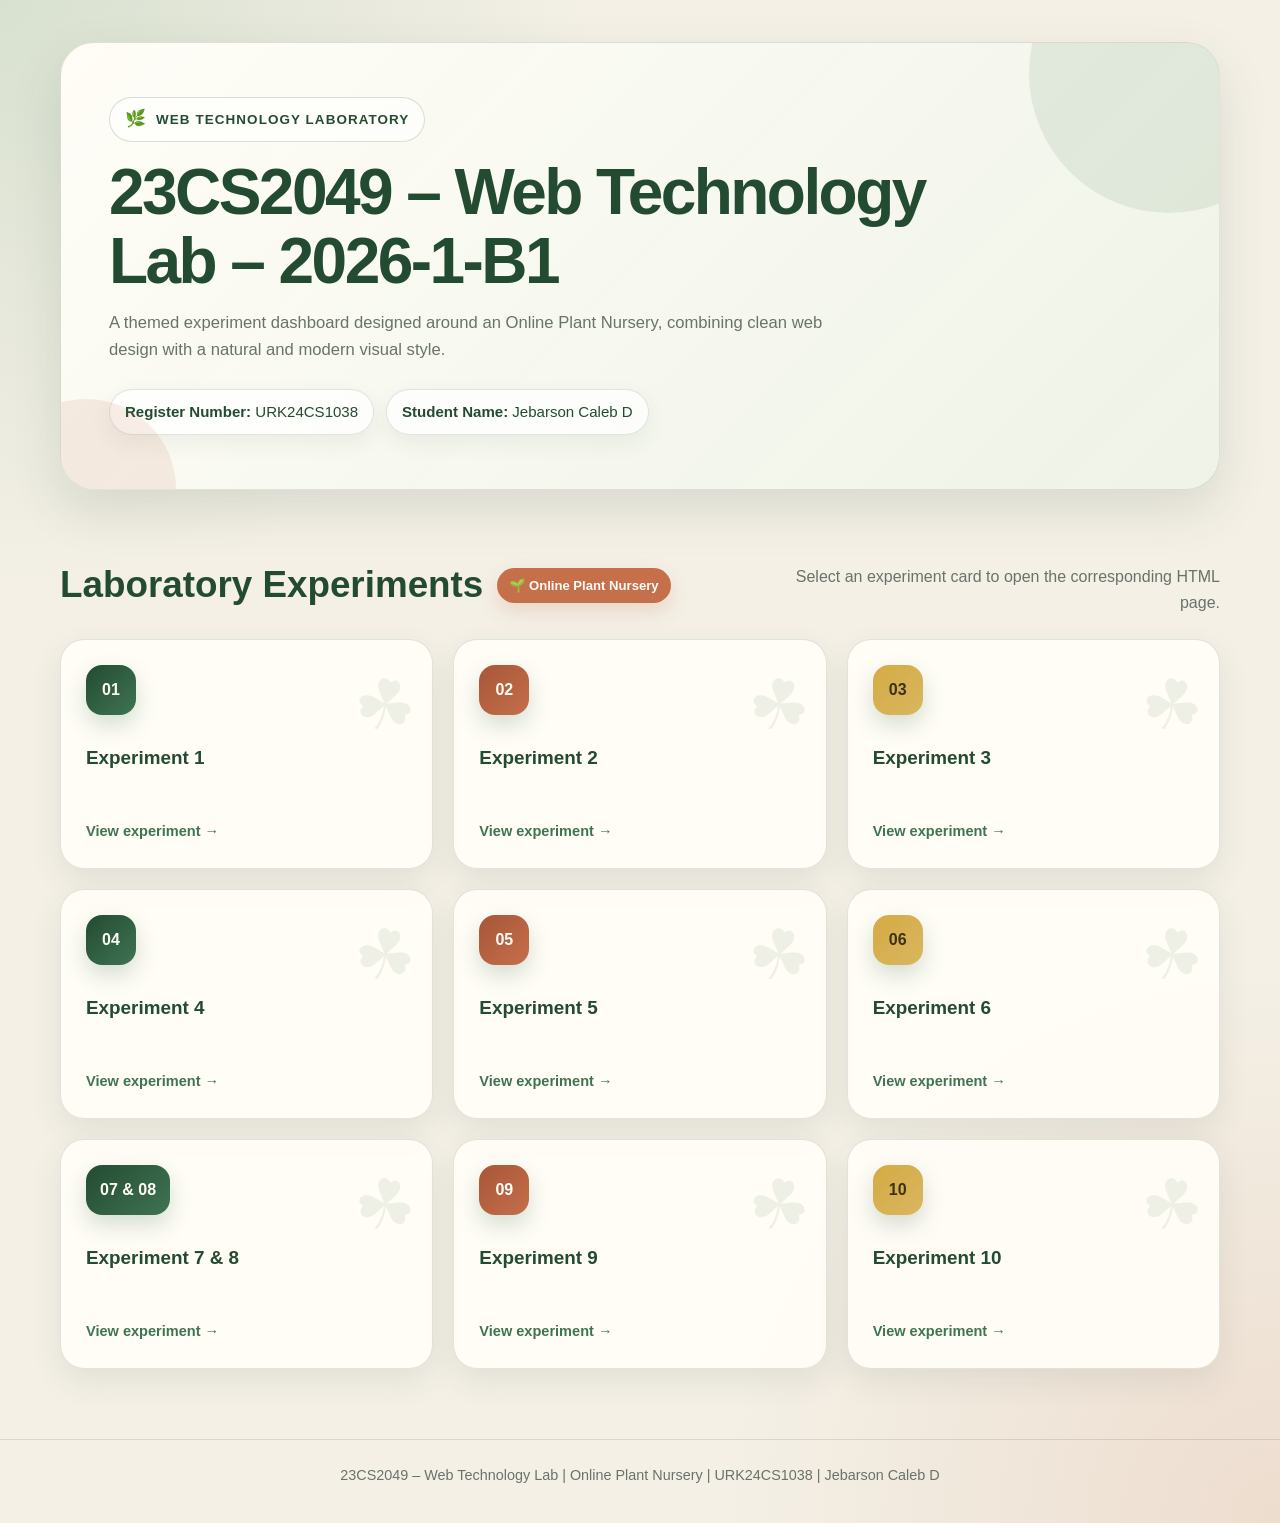
<file: index.html>
<!DOCTYPE html>
<html lang="en">
<head>
  <meta charset="UTF-8">
  <meta name="viewport" content="width=device-width, initial-scale=1.0">
  <meta name="description" content="Online Plant Nursery themed Web Technology Lab dashboard for URK24CS1038">
  <title>Online Plant Nursery | Web Technology Lab</title>

  <style>
    :root {
      --bg: #f4f0e6;
      --surface: #fffdf7;
      --surface-soft: #eef3e7;
      --green-dark: #234b32;
      --green: #3f7452;
      --green-light: #8fb996;
      --terracotta: #c56f4b;
      --gold: #d9b65f;
      --text: #243126;
      --muted: #68736a;
      --border: rgba(35, 75, 50, 0.14);
      --shadow: 0 20px 50px rgba(48, 72, 52, 0.13);
    }

    * {
      box-sizing: border-box;
      margin: 0;
      padding: 0;
    }

    html {
      scroll-behavior: smooth;
    }

    body {
      min-height: 100vh;
      font-family: "Segoe UI", Arial, Helvetica, sans-serif;
      color: var(--text);
      background:
        radial-gradient(circle at top left, rgba(143, 185, 150, 0.28), transparent 30%),
        radial-gradient(circle at bottom right, rgba(197, 111, 75, 0.15), transparent 28%),
        var(--bg);
      line-height: 1.6;
    }

    .container {
      width: min(1160px, 92%);
      margin: 0 auto;
    }

    header {
      padding: 42px 0 24px;
    }

    .hero {
      position: relative;
      overflow: hidden;
      padding: 54px 48px;
      border: 1px solid var(--border);
      border-radius: 34px;
      background:
        linear-gradient(135deg, rgba(255, 253, 247, 0.98), rgba(238, 243, 231, 0.96));
      box-shadow: var(--shadow);
    }

    .hero::before,
    .hero::after {
      content: "";
      position: absolute;
      border-radius: 50%;
      pointer-events: none;
    }

    .hero::before {
      width: 280px;
      height: 280px;
      right: -90px;
      top: -110px;
      background: rgba(63, 116, 82, 0.11);
    }

    .hero::after {
      width: 180px;
      height: 180px;
      left: -65px;
      bottom: -90px;
      background: rgba(197, 111, 75, 0.12);
    }

    .plant-mark {
      display: inline-flex;
      align-items: center;
      gap: 9px;
      margin-bottom: 16px;
      padding: 8px 15px;
      border: 1px solid rgba(63, 116, 82, 0.22);
      border-radius: 999px;
      color: var(--green-dark);
      background: rgba(255, 255, 255, 0.62);
      font-size: 0.84rem;
      font-weight: 800;
      letter-spacing: 0.08em;
      text-transform: uppercase;
    }

    .plant-mark span {
      font-size: 1.05rem;
    }

    h1 {
      max-width: 850px;
      margin-bottom: 14px;
      color: var(--green-dark);
      font-size: clamp(2.1rem, 5vw, 4.2rem);
      line-height: 1.08;
      letter-spacing: -0.04em;
    }

    .hero-subtitle {
      max-width: 730px;
      color: var(--muted);
      font-size: 1.04rem;
    }

    .student-details {
      display: flex;
      flex-wrap: wrap;
      gap: 12px;
      margin-top: 26px;
    }

    .detail-pill {
      padding: 10px 15px;
      border: 1px solid var(--border);
      border-radius: 999px;
      color: var(--green-dark);
      background: rgba(255, 255, 255, 0.72);
      font-size: 0.94rem;
      box-shadow: 0 8px 22px rgba(48, 72, 52, 0.07);
    }

    main {
      padding: 10px 0 70px;
    }

    .section-heading {
      display: flex;
      align-items: end;
      justify-content: space-between;
      gap: 22px;
      margin: 32px 0 24px;
    }

    .heading-group {
      display: flex;
      align-items: center;
      gap: 14px;
      flex-wrap: wrap;
    }

    .section-heading h2 {
      color: var(--green-dark);
      font-size: clamp(1.6rem, 3vw, 2.3rem);
    }

    .theme-badge {
      display: inline-flex;
      align-items: center;
      gap: 7px;
      padding: 7px 12px;
      border-radius: 999px;
      color: #fffdf7;
      background: var(--terracotta);
      font-size: 0.82rem;
      font-weight: 800;
      box-shadow: 0 8px 20px rgba(197, 111, 75, 0.2);
    }

    .section-heading p {
      max-width: 450px;
      color: var(--muted);
      text-align: right;
    }

    .experiment-grid {
      display: grid;
      grid-template-columns: repeat(3, minmax(0, 1fr));
      gap: 20px;
    }

    .experiment-card {
      position: relative;
      overflow: hidden;
      display: flex;
      flex-direction: column;
      min-height: 230px;
      padding: 25px;
      border: 1px solid var(--border);
      border-radius: 24px;
      color: inherit;
      text-decoration: none;
      background: rgba(255, 253, 247, 0.94);
      box-shadow: 0 12px 32px rgba(48, 72, 52, 0.09);
      transition:
        transform 180ms ease,
        box-shadow 180ms ease,
        border-color 180ms ease;
    }

    .experiment-card::after {
      content: "☘";
      position: absolute;
      right: 16px;
      top: 10px;
      color: rgba(63, 116, 82, 0.09);
      font-size: 4.4rem;
      transform: rotate(12deg);
      pointer-events: none;
    }

    .experiment-card:hover,
    .experiment-card:focus-visible {
      transform: translateY(-7px);
      border-color: rgba(63, 116, 82, 0.42);
      box-shadow: 0 20px 42px rgba(48, 72, 52, 0.16);
      outline: none;
    }

    .experiment-number {
      width: 50px;
      height: 50px;
      display: grid;
      place-items: center;
      margin-bottom: 28px;
      border-radius: 16px;
      color: #fffdf7;
      background: linear-gradient(135deg, var(--green-dark), var(--green));
      font-weight: 900;
      box-shadow: 0 10px 22px rgba(63, 116, 82, 0.22);
    }

    .experiment-number.wide {
      width: auto;
      padding: 0 14px;
      align-self: flex-start;
    }

    .experiment-card:nth-child(3n + 2) .experiment-number {
      background: linear-gradient(135deg, #a75638, var(--terracotta));
    }

    .experiment-card:nth-child(3n) .experiment-number {
      color: #3d3215;
      background: linear-gradient(135deg, #d4ab44, var(--gold));
    }

    .experiment-card h3 {
      margin-bottom: 8px;
      color: var(--green-dark);
      font-size: 1.18rem;
    }

    .open-label {
      margin-top: auto;
      padding-top: 20px;
      color: var(--green);
      font-size: 0.91rem;
      font-weight: 800;
    }

    .information {
      display: flex;
      align-items: flex-start;
      gap: 14px;
      margin-top: 30px;
      padding: 22px 24px;
      border: 1px solid var(--border);
      border-radius: 20px;
      color: var(--muted);
      background: rgba(238, 243, 231, 0.8);
    }

    .information-icon {
      font-size: 1.4rem;
      line-height: 1;
    }

    .information strong {
      color: var(--green-dark);
    }

    code {
      color: var(--terracotta);
      font-family: Consolas, Monaco, monospace;
      font-weight: 700;
    }

    footer {
      padding: 24px 0 36px;
      border-top: 1px solid var(--border);
      color: var(--muted);
      text-align: center;
      font-size: 0.9rem;
    }

    @media (max-width: 920px) {
      .experiment-grid {
        grid-template-columns: repeat(2, minmax(0, 1fr));
      }
    }

    @media (max-width: 680px) {
      header {
        padding-top: 24px;
      }

      .hero {
        padding: 34px 24px;
        border-radius: 26px;
      }

      .section-heading {
        align-items: flex-start;
        flex-direction: column;
      }

      .section-heading p {
        text-align: left;
      }

      .experiment-grid {
        grid-template-columns: 1fr;
      }

      .experiment-card {
        min-height: 205px;
      }
    }
  </style>
</head>

<body>
  <header>
    <div class="container">
      <section class="hero">
        <div class="plant-mark"><span>🌿</span> Web Technology Laboratory</div>

        <h1>23CS2049 – Web Technology Lab – 2026-1-B1</h1>

        <p class="hero-subtitle">
          A themed experiment dashboard designed around an Online Plant Nursery,
          combining clean web design with a natural and modern visual style.
        </p>

        <div class="student-details">
          <span class="detail-pill"><strong>Register Number:</strong> URK24CS1038</span>
          <span class="detail-pill"><strong>Student Name:</strong> Jebarson Caleb D</span>
        </div>
      </section>
    </div>
  </header>

  <main class="container">
    <div class="section-heading">
      <div class="heading-group">
        <h2>Laboratory Experiments</h2>
        <span class="theme-badge">🌱 Online Plant Nursery</span>
      </div>

      <p>Select an experiment card to open the corresponding HTML page.</p>
    </div>

    <section class="experiment-grid" aria-label="Web Technology laboratory experiments">

      <a class="experiment-card" href="experiment/exp1.html">
        <span class="experiment-number">01</span>
        <h3>Experiment 1</h3>
        <span class="open-label">View experiment →</span>
      </a>

      <a class="experiment-card" href="experiment/exp2.html">
        <span class="experiment-number">02</span>
        <h3>Experiment 2</h3>
        <span class="open-label">View experiment →</span>
      </a>

      <a class="experiment-card" href="experiment/exp3.html">
        <span class="experiment-number">03</span>
        <h3>Experiment 3</h3>
        <span class="open-label">View experiment →</span>
      </a>

      <a class="experiment-card" href="experiment/exp4.html">
        <span class="experiment-number">04</span>
        <h3>Experiment 4</h3>
        <span class="open-label">View experiment →</span>
      </a>

      <a class="experiment-card" href="experiment/exp5.html">
        <span class="experiment-number">05</span>
        <h3>Experiment 5</h3>
        <span class="open-label">View experiment →</span>
      </a>

      <a class="experiment-card" href="experiment/exp6.html">
        <span class="experiment-number">06</span>
        <h3>Experiment 6</h3>
        <span class="open-label">View experiment →</span>
      </a>

      <a class="experiment-card" href="experiment/exp7/index.html">
        <span class="experiment-number wide">07 & 08</span>
        <h3>Experiment 7 & 8</h3>
        <span class="open-label">View experiment →</span>
      </a>

      <a class="experiment-card" href="experiment/exp9.html">
        <span class="experiment-number">09</span>
        <h3>Experiment 9</h3>
        <span class="open-label">View experiment →</span>
      </a>

      <a class="experiment-card" href="experiment/exp10/index.html">
        <span class="experiment-number">10</span>
        <h3>Experiment 10</h3>
        <span class="open-label">View experiment →</span>
      </a>

    </section>
  </main>

  <footer>
    <div class="container">
      23CS2049 – Web Technology Lab | Online Plant Nursery | URK24CS1038 | Jebarson Caleb D
    </div>
  </footer>
</body>
</html>
</file>
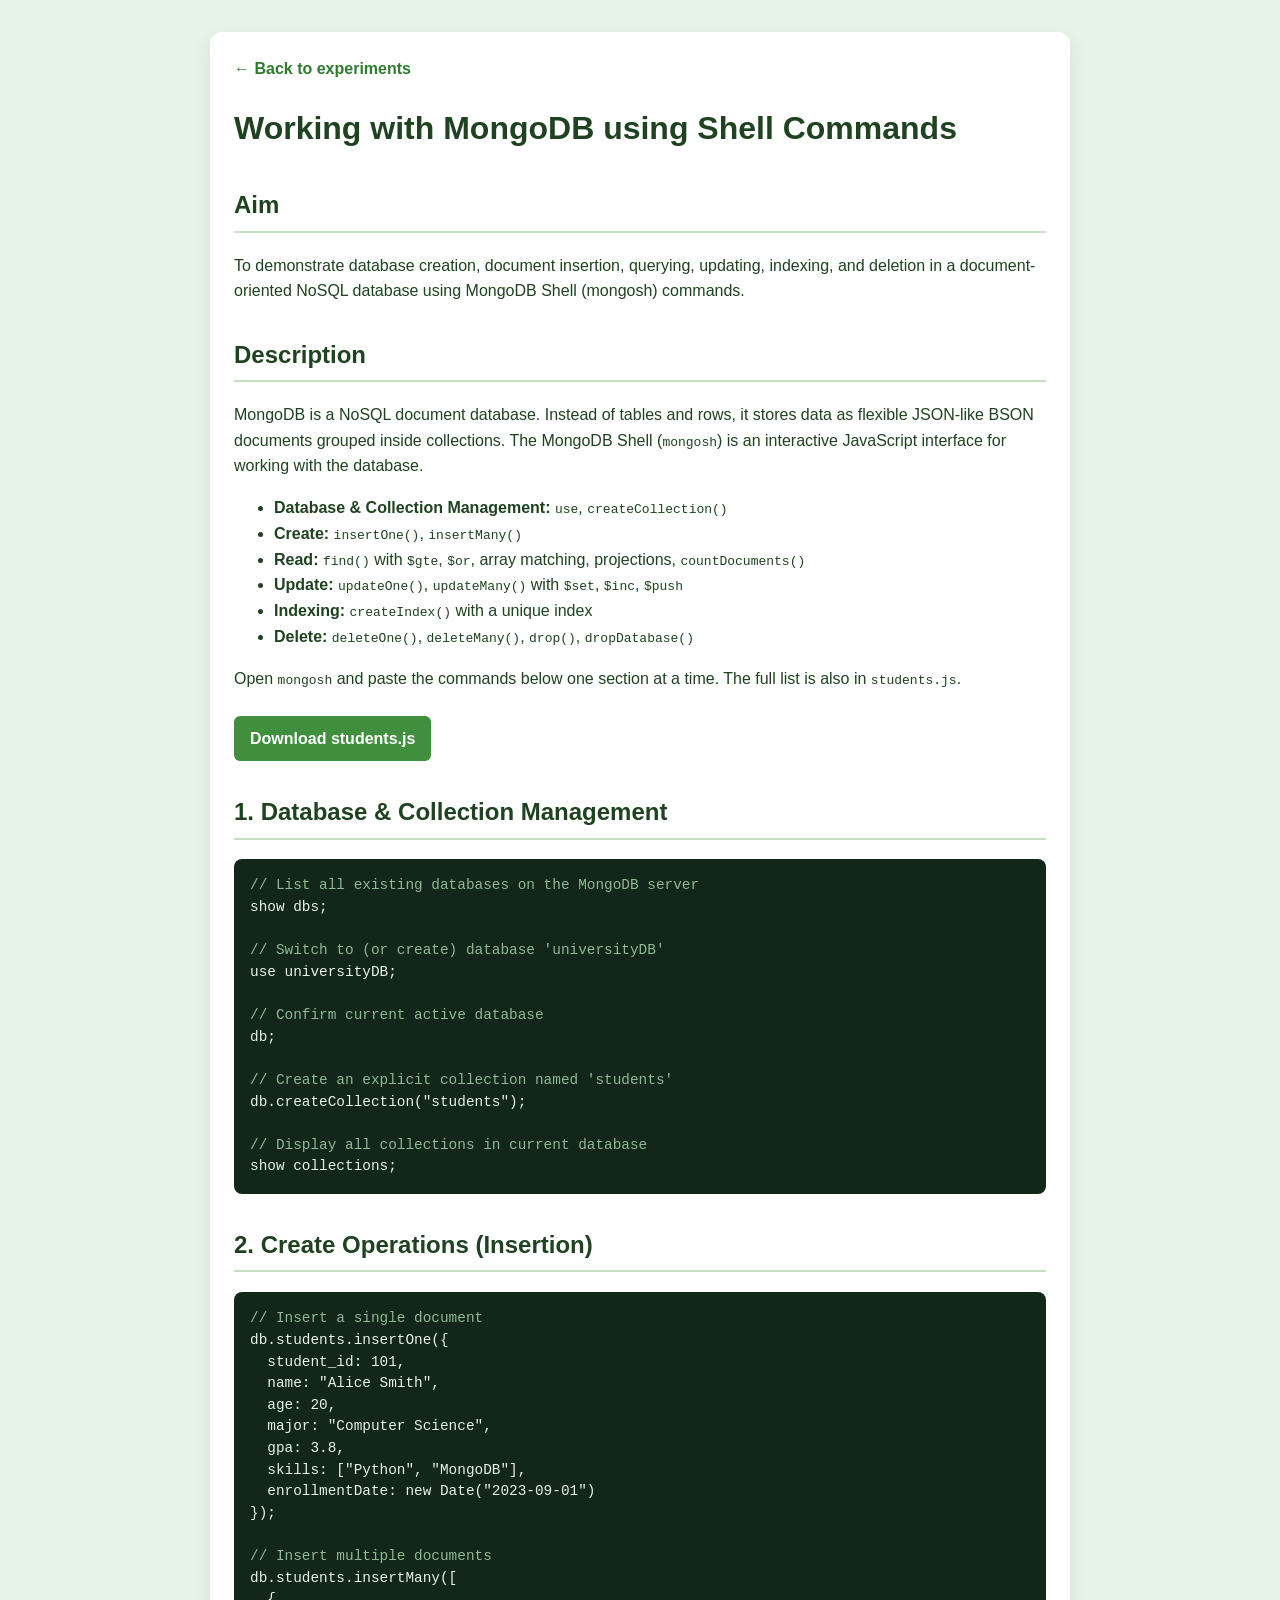
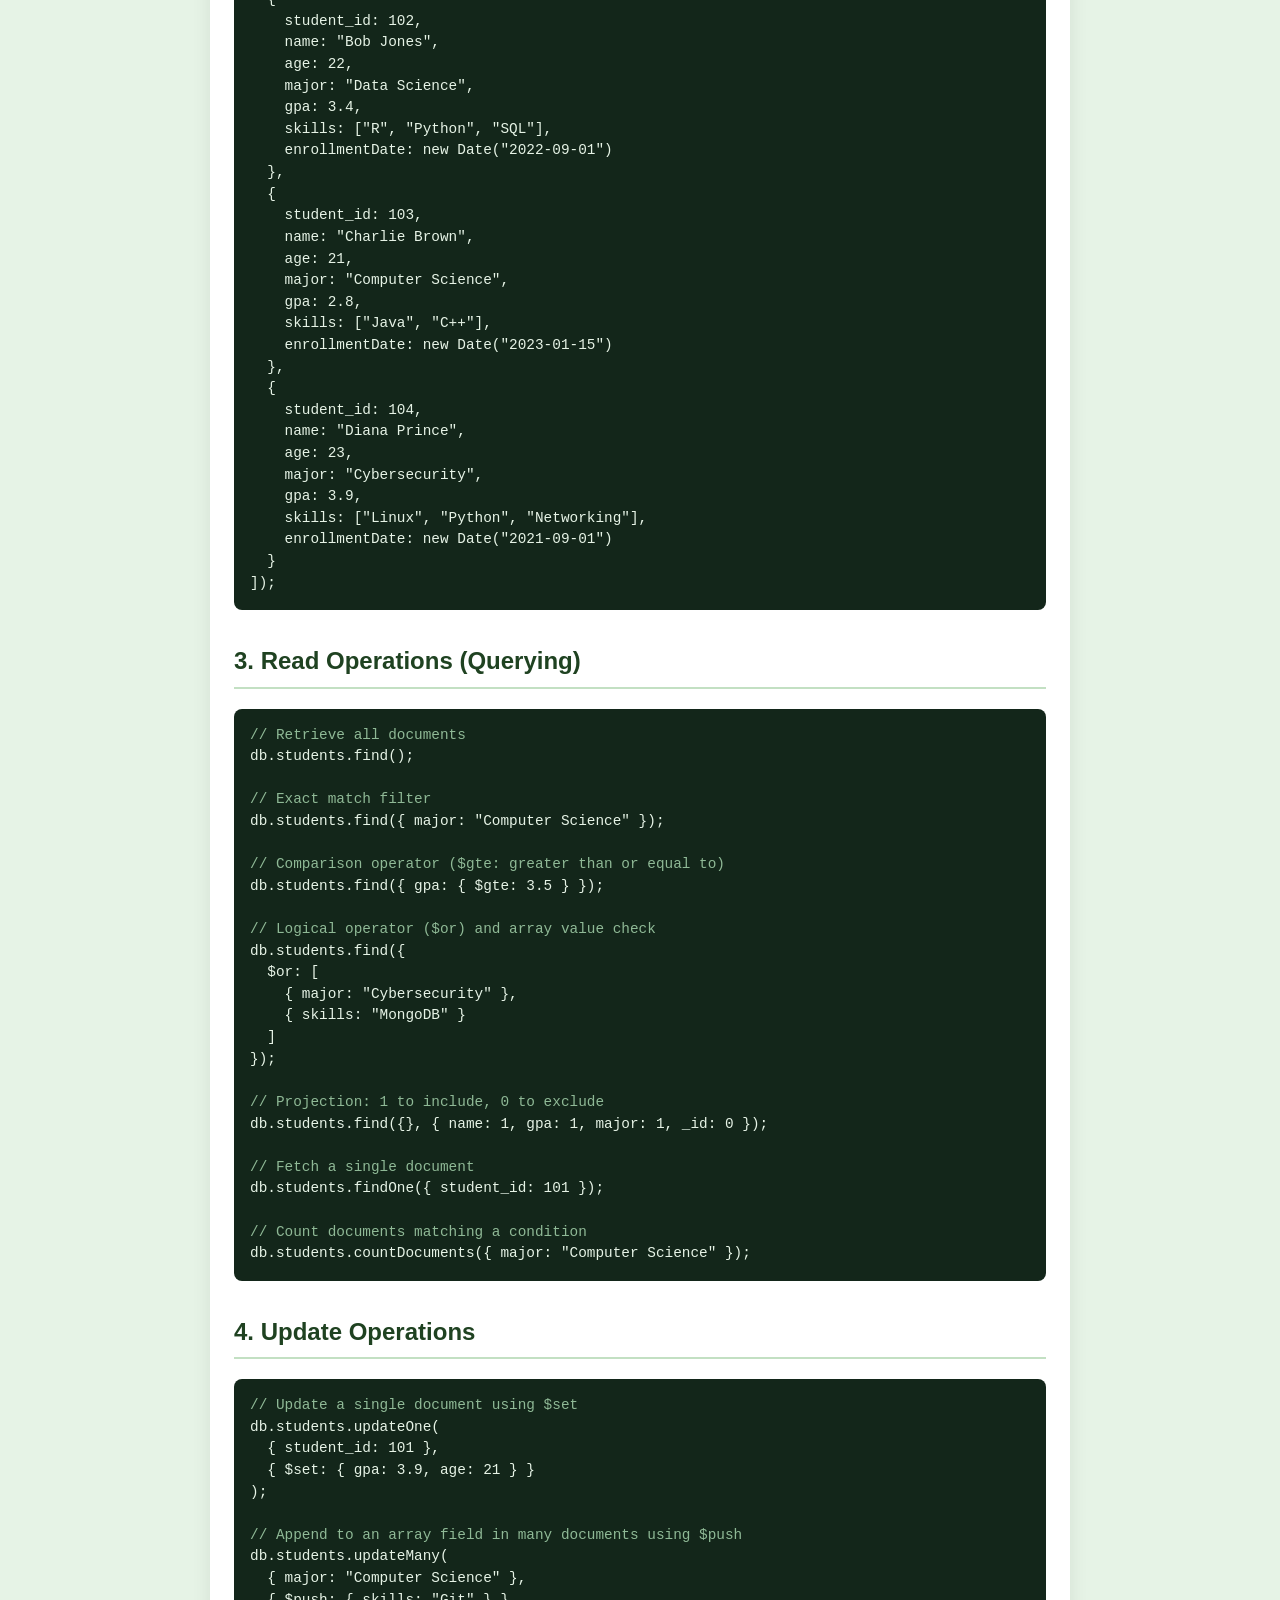
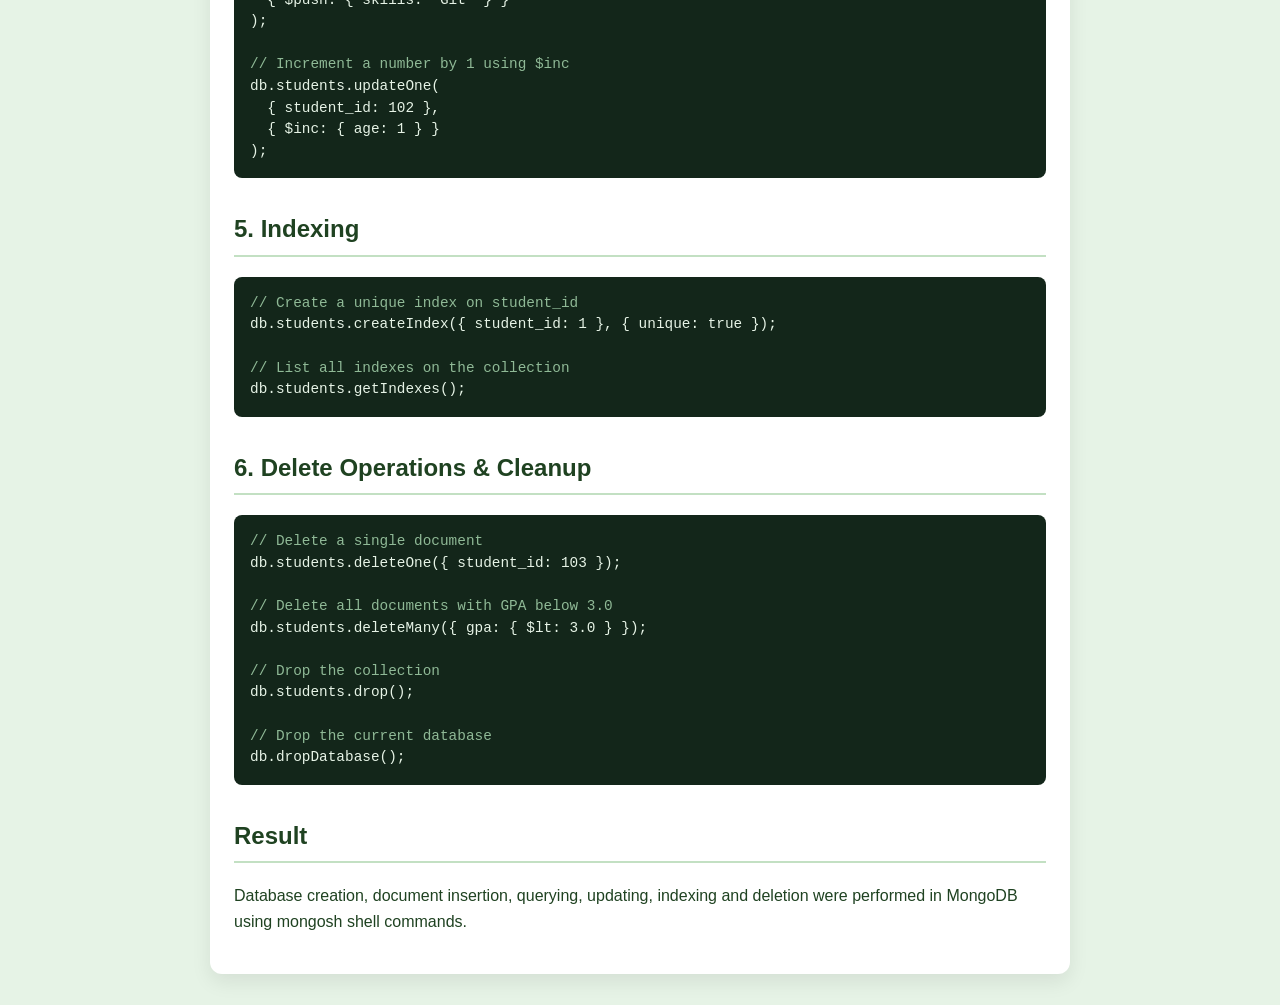
<file: experiment/exp10/index.html>
<!DOCTYPE html>
<html lang="en">
<head>
    <meta charset="UTF-8">
    <meta name="viewport" content="width=device-width, initial-scale=1.0">
    <title>MongoDB Shell Commands | Web Technology Lab</title>
    <style>
        * {
            box-sizing: border-box;
        }

        body {
            margin: 0;
            font-family: Arial, sans-serif;
            background-color: #e6f3e6;
            color: #1f4221;
            line-height: 1.6;
        }

        main {
            width: min(860px, calc(100% - 32px));
            margin: 32px auto;
            padding: 24px;
            background: white;
            border-radius: 12px;
            box-shadow: 0 8px 20px rgba(0, 0, 0, 0.08);
        }

        a {
            color: #2f7b2f;
            text-decoration: none;
            font-weight: bold;
        }

        h2 {
            margin-top: 32px;
            padding-bottom: 6px;
            border-bottom: 2px solid #c3e0c3;
        }

        pre {
            overflow-x: auto;
            padding: 16px;
            border-radius: 8px;
            color: #e6f3e6;
            background-color: #13261a;
            font-family: Consolas, Monaco, monospace;
            font-size: 0.9rem;
            line-height: 1.5;
        }

        .comment {
            color: #8fb996;
        }

        .download {
            display: inline-block;
            margin-top: 8px;
            padding: 10px 16px;
            border-radius: 6px;
            color: white;
            background-color: #3f8f3f;
        }

        @media (max-width: 560px) {
            main {
                margin: 10px auto;
                padding: 18px;
            }

            pre {
                font-size: 0.8rem;
            }
        }
    </style>
</head>
<body>
    <main>
        <a href="../../index.html">← Back to experiments</a>

        <h1>Working with MongoDB using Shell Commands</h1>

        <h2>Aim</h2>
        <p>
            To demonstrate database creation, document insertion, querying, updating, indexing,
            and deletion in a document-oriented NoSQL database using MongoDB Shell (mongosh) commands.
        </p>

        <h2>Description</h2>
        <p>
            MongoDB is a NoSQL document database. Instead of tables and rows, it stores data as
            flexible JSON-like BSON documents grouped inside collections. The MongoDB Shell
            (<code>mongosh</code>) is an interactive JavaScript interface for working with the database.
        </p>
        <ul>
            <li><strong>Database &amp; Collection Management:</strong> <code>use</code>, <code>createCollection()</code></li>
            <li><strong>Create:</strong> <code>insertOne()</code>, <code>insertMany()</code></li>
            <li><strong>Read:</strong> <code>find()</code> with <code>$gte</code>, <code>$or</code>, array matching, projections, <code>countDocuments()</code></li>
            <li><strong>Update:</strong> <code>updateOne()</code>, <code>updateMany()</code> with <code>$set</code>, <code>$inc</code>, <code>$push</code></li>
            <li><strong>Indexing:</strong> <code>createIndex()</code> with a unique index</li>
            <li><strong>Delete:</strong> <code>deleteOne()</code>, <code>deleteMany()</code>, <code>drop()</code>, <code>dropDatabase()</code></li>
        </ul>

        <p>Open <code>mongosh</code> and paste the commands below one section at a time. The full list is also in <code>students.js</code>.</p>
        <a class="download" href="students.js" download>Download students.js</a>

        <h2>1. Database &amp; Collection Management</h2>
<pre><span class="comment">// List all existing databases on the MongoDB server</span>
show dbs;

<span class="comment">// Switch to (or create) database 'universityDB'</span>
use universityDB;

<span class="comment">// Confirm current active database</span>
db;

<span class="comment">// Create an explicit collection named 'students'</span>
db.createCollection("students");

<span class="comment">// Display all collections in current database</span>
show collections;</pre>

        <h2>2. Create Operations (Insertion)</h2>
<pre><span class="comment">// Insert a single document</span>
db.students.insertOne({
  student_id: 101,
  name: "Alice Smith",
  age: 20,
  major: "Computer Science",
  gpa: 3.8,
  skills: ["Python", "MongoDB"],
  enrollmentDate: new Date("2023-09-01")
});

<span class="comment">// Insert multiple documents</span>
db.students.insertMany([
  {
    student_id: 102,
    name: "Bob Jones",
    age: 22,
    major: "Data Science",
    gpa: 3.4,
    skills: ["R", "Python", "SQL"],
    enrollmentDate: new Date("2022-09-01")
  },
  {
    student_id: 103,
    name: "Charlie Brown",
    age: 21,
    major: "Computer Science",
    gpa: 2.8,
    skills: ["Java", "C++"],
    enrollmentDate: new Date("2023-01-15")
  },
  {
    student_id: 104,
    name: "Diana Prince",
    age: 23,
    major: "Cybersecurity",
    gpa: 3.9,
    skills: ["Linux", "Python", "Networking"],
    enrollmentDate: new Date("2021-09-01")
  }
]);</pre>

        <h2>3. Read Operations (Querying)</h2>
<pre><span class="comment">// Retrieve all documents</span>
db.students.find();

<span class="comment">// Exact match filter</span>
db.students.find({ major: "Computer Science" });

<span class="comment">// Comparison operator ($gte: greater than or equal to)</span>
db.students.find({ gpa: { $gte: 3.5 } });

<span class="comment">// Logical operator ($or) and array value check</span>
db.students.find({
  $or: [
    { major: "Cybersecurity" },
    { skills: "MongoDB" }
  ]
});

<span class="comment">// Projection: 1 to include, 0 to exclude</span>
db.students.find({}, { name: 1, gpa: 1, major: 1, _id: 0 });

<span class="comment">// Fetch a single document</span>
db.students.findOne({ student_id: 101 });

<span class="comment">// Count documents matching a condition</span>
db.students.countDocuments({ major: "Computer Science" });</pre>

        <h2>4. Update Operations</h2>
<pre><span class="comment">// Update a single document using $set</span>
db.students.updateOne(
  { student_id: 101 },
  { $set: { gpa: 3.9, age: 21 } }
);

<span class="comment">// Append to an array field in many documents using $push</span>
db.students.updateMany(
  { major: "Computer Science" },
  { $push: { skills: "Git" } }
);

<span class="comment">// Increment a number by 1 using $inc</span>
db.students.updateOne(
  { student_id: 102 },
  { $inc: { age: 1 } }
);</pre>

        <h2>5. Indexing</h2>
<pre><span class="comment">// Create a unique index on student_id</span>
db.students.createIndex({ student_id: 1 }, { unique: true });

<span class="comment">// List all indexes on the collection</span>
db.students.getIndexes();</pre>

        <h2>6. Delete Operations &amp; Cleanup</h2>
<pre><span class="comment">// Delete a single document</span>
db.students.deleteOne({ student_id: 103 });

<span class="comment">// Delete all documents with GPA below 3.0</span>
db.students.deleteMany({ gpa: { $lt: 3.0 } });

<span class="comment">// Drop the collection</span>
db.students.drop();

<span class="comment">// Drop the current database</span>
db.dropDatabase();</pre>

        <h2>Result</h2>
        <p>
            Database creation, document insertion, querying, updating, indexing and deletion
            were performed in MongoDB using mongosh shell commands.
        </p>
    </main>
</body>
</html>
</file>
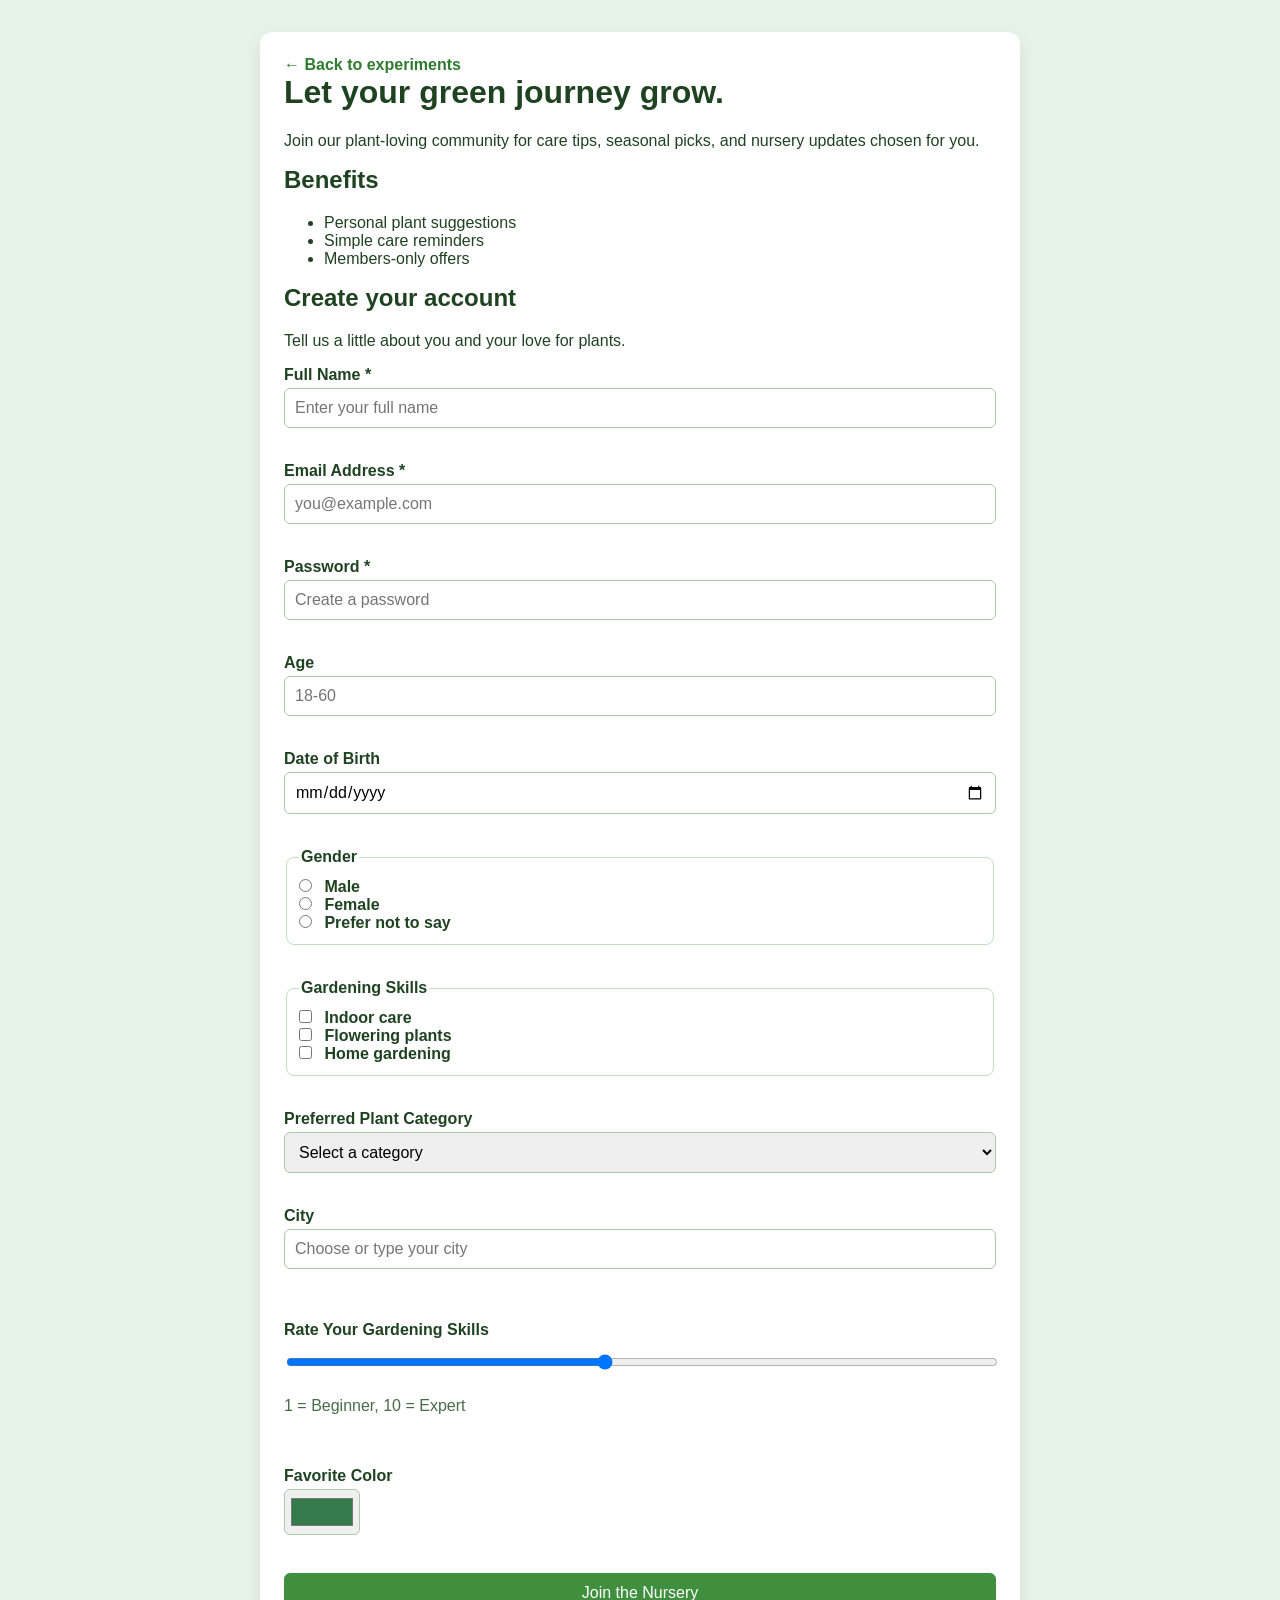
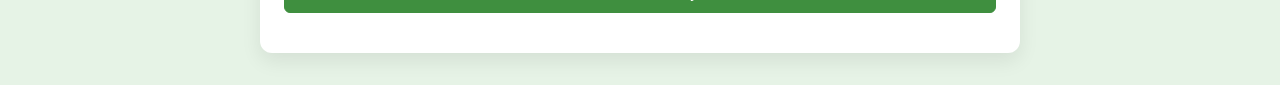
<file: experiment/exp2.html>
<!DOCTYPE html>
<html lang="en">
<head>
    <meta charset="UTF-8">
    <meta name="viewport" content="width=device-width, initial-scale=1.0">
    <title>Nursery Membership | Green Leaf</title>
    <style>
        * {
            box-sizing: border-box;
        }

        body {
            margin: 0;
            font-family: Arial, sans-serif;
            background-color: #e6f3e6;
            color: #1f4221;
        }

        main {
            width: min(760px, calc(100% - 32px));
            margin: 32px auto;
            padding: 24px;
            background: white;
            border-radius: 12px;
            box-shadow: 0 8px 20px rgba(0, 0, 0, 0.08);
        }

        a {
            color: #2f7b2f;
            text-decoration: none;
            font-weight: bold;
        }

        h1, h2 {
            margin-top: 0;
        }

        form label,
        fieldset legend {
            font-weight: bold;
        }

        input,
        select,
        button {
            width: 100%;
            padding: 10px;
            margin-top: 4px;
            margin-bottom: 16px;
            border: 1px solid #aac9aa;
            border-radius: 6px;
            font: inherit;
        }

        input[type="radio"],
        input[type="checkbox"] {
            width: auto;
            margin: 0 8px 0 0;
            accent-color: #3f8f3f;
        }

        input[type="color"] {
            width: 76px;
            height: 46px;
            padding: 4px;
        }

        fieldset {
            border: 1px solid #c3e0c3;
            border-radius: 8px;
            padding: 12px;
            margin-bottom: 16px;
        }

        button {
            background-color: #3f8f3f;
            border-color: #3f8f3f;
            color: white;
            cursor: pointer;
        }

        button:hover {
            background-color: #367b36;
        }

        span {
            display: block;
            margin-bottom: 16px;
            color: #486c48;
        }

        @media (max-width: 560px) {
            main {
                width: min(100% - 20px, 760px);
                margin: 10px auto;
                padding: 20px;
            }
        }
    </style>
</head>
<body>
    <main>
        <a href="../index.html">← Back to experiments</a>

        <h1>Let your green journey grow.</h1>
        <p>Join our plant-loving community for care tips, seasonal picks, and nursery updates chosen for you.</p>

        <h2>Benefits</h2>
        <ul>
            <li>Personal plant suggestions</li>
            <li>Simple care reminders</li>
            <li>Members-only offers</li>
        </ul>

        <h2>Create your account</h2>
        <p>Tell us a little about you and your love for plants.</p>

        <form id="nursery-form" action="#" method="post">
            <label for="name">Full Name *</label><br>
            <input type="text" id="name" name="name" placeholder="Enter your full name" autocomplete="name" required><br><br>

            <label for="email">Email Address *</label><br>
            <input type="email" id="email" name="email" placeholder="you@example.com" autocomplete="email" required><br><br>

            <label for="password">Password *</label><br>
            <input type="password" id="password" name="password" placeholder="Create a password" minlength="6" autocomplete="new-password" required><br><br>

            <label for="age">Age</label><br>
            <input type="number" id="age" name="age" min="18" max="60" placeholder="18-60"><br><br>

            <label for="dob">Date of Birth</label><br>
            <input type="date" id="dob" name="dob"><br><br>

            <fieldset>
                <legend>Gender</legend>
                <label><input type="radio" name="gender" value="male"> Male</label><br>
                <label><input type="radio" name="gender" value="female"> Female</label><br>
                <label><input type="radio" name="gender" value="prefer-not-to-say"> Prefer not to say</label>
            </fieldset>
            <br>

            <fieldset>
                <legend>Gardening Skills</legend>
                <label><input type="checkbox" name="skills" value="indoor-care"> Indoor care</label><br>
                <label><input type="checkbox" name="skills" value="flowering-plants"> Flowering plants</label><br>
                <label><input type="checkbox" name="skills" value="home-gardening"> Home gardening</label>
            </fieldset>
            <br>

            <label for="course">Preferred Plant Category</label><br>
            <select id="course" name="course">
                <option value="" selected disabled>Select a category</option>
                <option value="indoor">Indoor Plants</option>
                <option value="flowering">Flowering Plants</option>
                <option value="medicinal">Medicinal Plants</option>
            </select><br><br>

            <label for="city">City</label><br>
            <input type="text" id="city" list="cities" name="city" placeholder="Choose or type your city"><br>
            <datalist id="cities">
                <option value="Coimbatore">
                <option value="Chennai">
                <option value="Madurai">
            </datalist><br><br>

            <label for="rating">Rate Your Gardening Skills</label><br>
            <input type="range" id="rating" name="rating" min="1" max="10" value="5"><br>
            <span>1 = Beginner, 10 = Expert</span><br><br>

            <label for="color">Favorite Color</label><br>
            <input type="color" id="color" name="color" value="#347a4b"><br><br>

            <button type="submit">Join the Nursery</button>
        </form>
    </main>
</body>
</html>
</file>
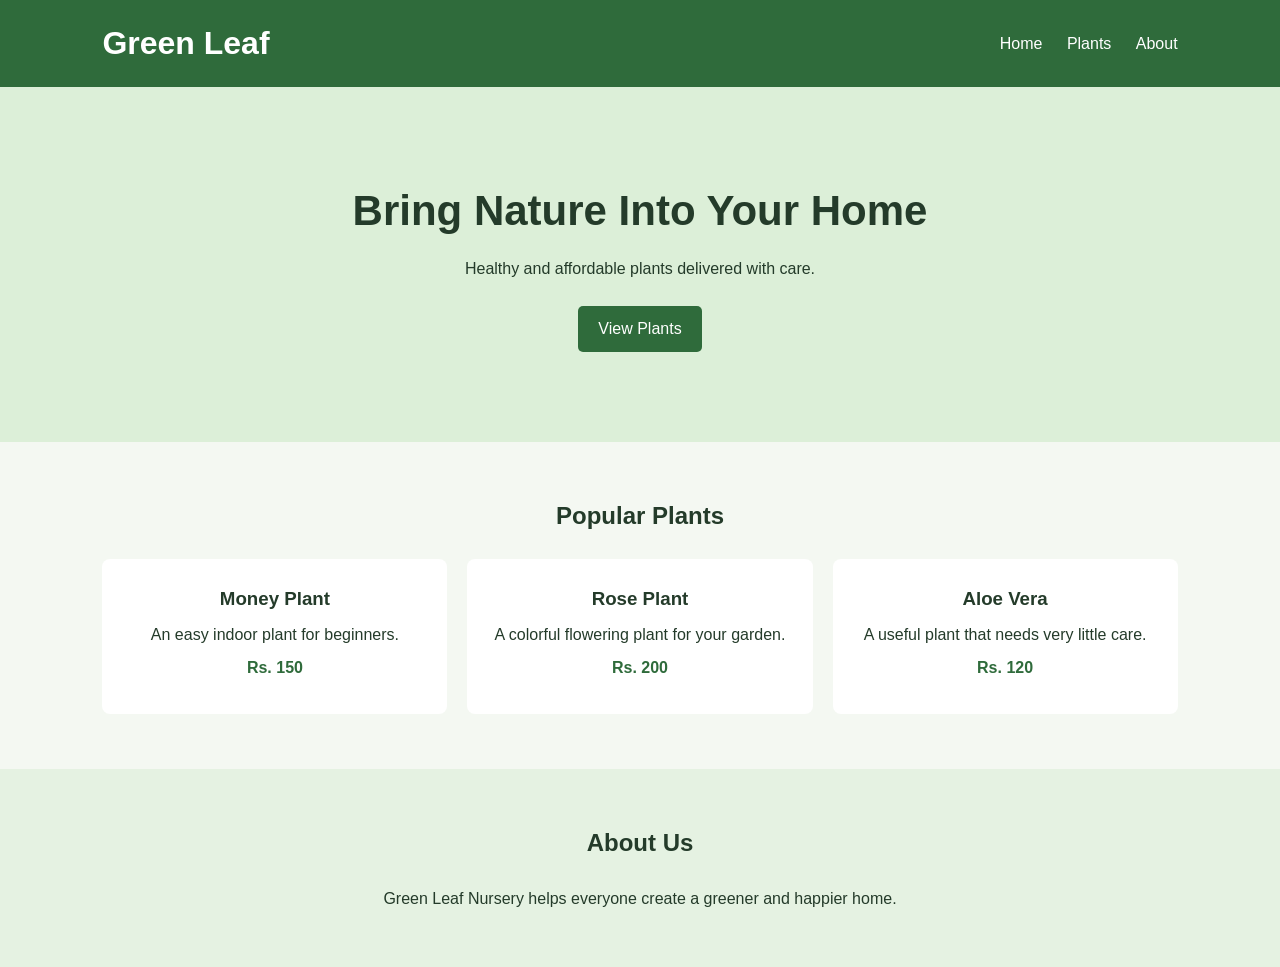
<file: experiment/exp3.html>
<!DOCTYPE html>
<html lang="en">

<head>
    <meta charset="UTF-8">
    <meta name="viewport" content="width=device-width, initial-scale=1.0">
    <title>Green Leaf Nursery</title>

    <style>
        * {
            box-sizing: border-box;
            margin: 0;
            padding: 0;
        }

        body {
            font-family: Arial, sans-serif;
            color: #243b2a;
            background-color: #f4f8f2;
            line-height: 1.6;
        }

        header {
            display: flex;
            justify-content: space-between;
            align-items: center;
            padding: 18px 8%;
            color: white;
            background-color: #2f6b3b;
        }

        nav a {
            margin-left: 20px;
            color: white;
            text-decoration: none;
        }

        .hero {
            padding: 90px 8%;
            text-align: center;
            background-color: #dcefd8;
        }

        .hero h2 {
            margin-bottom: 12px;
            font-size: 42px;
        }

        .hero p {
            margin-bottom: 24px;
        }

        .button {
            display: inline-block;
            padding: 10px 20px;
            border-radius: 5px;
            color: white;
            background-color: #2f6b3b;
            text-decoration: none;
        }

        section {
            padding: 55px 8%;
        }

        section h2 {
            margin-bottom: 24px;
            text-align: center;
        }

        .plant-list {
            display: grid;
            grid-template-columns: repeat(3, 1fr);
            gap: 20px;
        }

        .plant-card {
            padding: 25px;
            border-radius: 8px;
            text-align: center;
            background-color: white;
        }

        .plant-card p {
            margin: 8px 0;
        }

        .price {
            color: #2f6b3b;
            font-weight: bold;
        }

        .about {
            text-align: center;
            background-color: #e5f2e2;
        }

        footer {
            padding: 20px;
            color: white;
            text-align: center;
            background-color: #234f2c;
        }

        @media (max-width: 650px) {
            header {
                flex-direction: column;
            }

            nav {
                margin-top: 10px;
            }

            nav a {
                margin: 0 8px;
            }

            .hero {
                padding: 60px 6%;
            }

            .hero h2 {
                font-size: 32px;
            }

            .plant-list {
                grid-template-columns: 1fr;
            }
        }
    </style>
</head>

<body>
    <header>
        <h1>Green Leaf</h1>
        <nav>
            <a href="#home">Home</a>
            <a href="#plants">Plants</a>
            <a href="#about">About</a>
        </nav>
    </header>

    <main>
        <section class="hero" id="home">
            <h2>Bring Nature Into Your Home</h2>
            <p>Healthy and affordable plants delivered with care.</p>
            <a class="button" href="#plants">View Plants</a>
        </section>

        <section id="plants">
            <h2>Popular Plants</h2>
            <div class="plant-list">
                <article class="plant-card">
                    <h3>Money Plant</h3>
                    <p>An easy indoor plant for beginners.</p>
                    <p class="price">Rs. 150</p>
                </article>

                <article class="plant-card">
                    <h3>Rose Plant</h3>
                    <p>A colorful flowering plant for your garden.</p>
                    <p class="price">Rs. 200</p>
                </article>

                <article class="plant-card">
                    <h3>Aloe Vera</h3>
                    <p>A useful plant that needs very little care.</p>
                    <p class="price">Rs. 120</p>
                </article>
            </div>
        </section>

        <section class="about" id="about">
            <h2>About Us</h2>
            <p>Green Leaf Nursery helps everyone create a greener and happier home.</p>
        </section>
    </main>
</body>

</html>
</file>
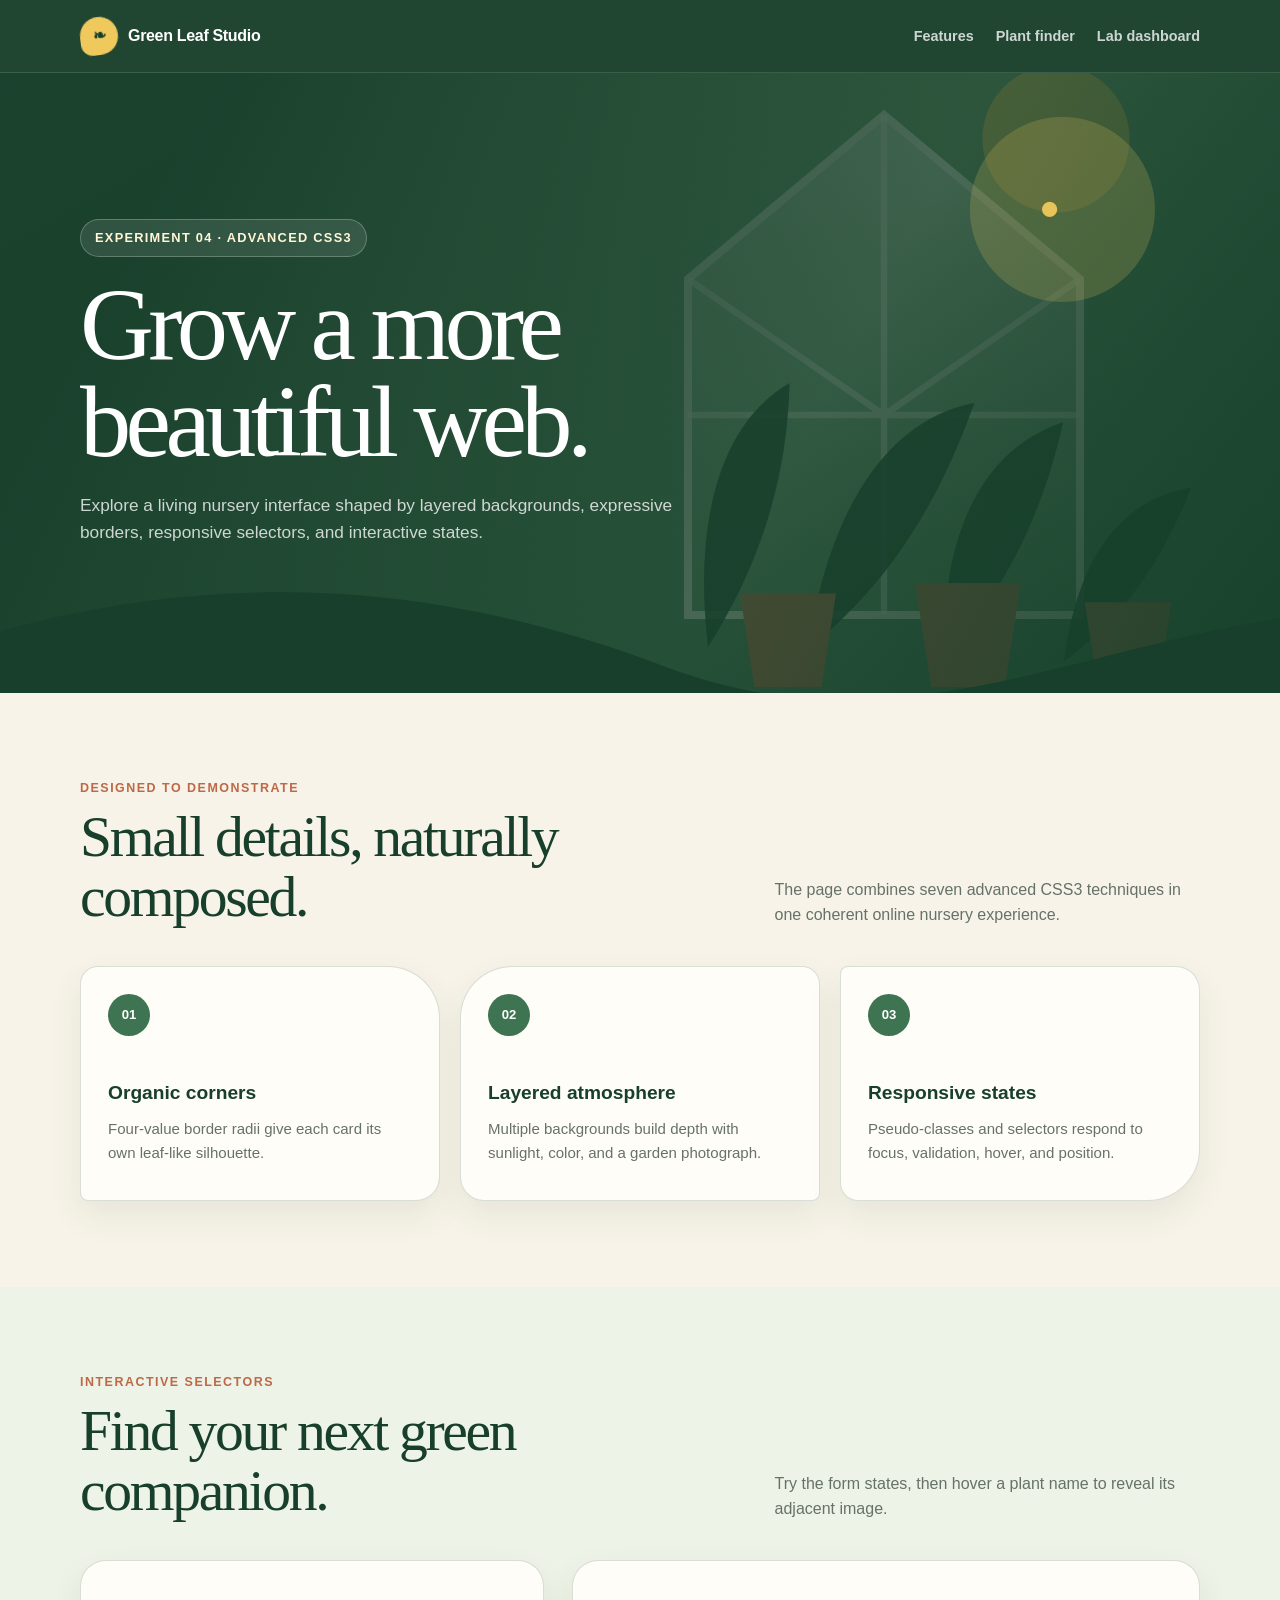
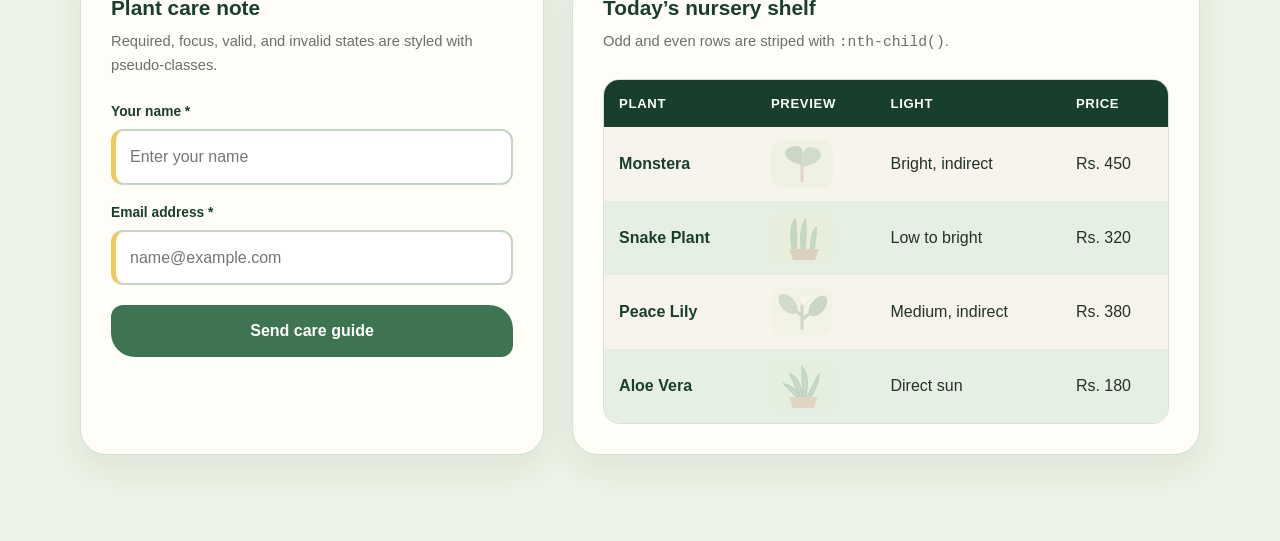
<file: experiment/exp4.html>
<!DOCTYPE html>
<html lang="en">

<head>
    <meta charset="UTF-8">
    <meta name="viewport" content="width=device-width, initial-scale=1.0">
    <meta name="description" content="Advanced CSS3 demonstrations for the Green Leaf online plant nursery">
    <title>Advanced CSS3 | Green Leaf Nursery</title>

    <style>
        :root {
            --cream: #f7f3e8;
            --paper: #fffdf7;
            --paper-soft: #edf3e6;
            --forest: #173f2b;
            --leaf: #3f7452;
            --sage: #9cbb91;
            --clay: #bd6847;
            --sun: #efc95c;
            --ink: #243126;
            --muted: #667268;
            --line: rgba(23, 63, 43, 0.16);
            --shadow: 0 20px 55px rgba(38, 67, 43, 0.13);
        }

        * {
            box-sizing: border-box;
            margin: 0;
            padding: 0;
        }

        html {
            scroll-behavior: smooth;
        }

        body {
            min-height: 100vh;
            color: var(--ink);
            background-color: var(--cream);
            font-family: "Segoe UI", Arial, Helvetica, sans-serif;
            line-height: 1.6;
        }

        a {
            color: inherit;
        }

        .container {
            width: min(1120px, 92%);
            margin: 0 auto;
        }

        .site-header {
            position: sticky;
            top: 0;
            z-index: 10;
            border-bottom: 1px solid rgba(255, 255, 255, 0.12);
            color: white;
            background: rgba(23, 63, 43, 0.96);
            backdrop-filter: blur(12px);
        }

        .nav {
            display: flex;
            align-items: center;
            justify-content: space-between;
            min-height: 72px;
            gap: 28px;
        }

        .brand {
            display: flex;
            align-items: center;
            gap: 10px;
            font-weight: 800;
            letter-spacing: -0.02em;
            text-decoration: none;
        }

        .brand-mark {
            display: grid;
            width: 38px;
            height: 38px;
            place-items: center;
            border-radius: 50% 50% 50% 12px;
            color: var(--forest);
            background: var(--sun);
            transform: rotate(-7deg);
        }

        .nav-links {
            display: flex;
            align-items: center;
            gap: 22px;
            list-style: none;
        }

        .nav-links a {
            color: rgba(255, 255, 255, 0.78);
            font-size: 0.9rem;
            font-weight: 700;
            text-decoration: none;
        }

        .nav-links a:hover,
        .nav-links a:focus-visible {
            color: white;
        }

        /* Multiple backgrounds: four independently positioned layers. */
        .hero {
            min-height: 620px;
            display: grid;
            place-items: center;
            padding: 96px 0;
            color: white;
            background-color: var(--forest);
            background-image:
                radial-gradient(circle at 82% 22%, rgba(239, 201, 92, 0.95) 0 7px, transparent 8px),
                radial-gradient(circle at 83% 22%, rgba(239, 201, 92, 0.19) 0 92px, transparent 93px),
                linear-gradient(118deg, rgba(23, 63, 43, 0.98) 14%, rgba(23, 63, 43, 0.74) 62%, rgba(23, 63, 43, 0.92)),
                url("assets/nursery-bg.svg");
            background-position: center, center, center, center;
            background-repeat: no-repeat, no-repeat, no-repeat, no-repeat;
            background-size: auto, auto, cover, cover;
        }

        .hero-content {
            max-width: 760px;
            margin-right: auto;
        }

        .eyebrow {
            display: inline-flex;
            align-items: center;
            gap: 8px;
            margin-bottom: 20px;
            padding: 8px 14px;
            border: 1px solid rgba(255, 255, 255, 0.24);
            border-radius: 999px;
            color: #fff7d6;
            background: rgba(255, 255, 255, 0.1);
            font-size: 0.8rem;
            font-weight: 800;
            letter-spacing: 0.1em;
            text-transform: uppercase;
        }

        h1 {
            margin-bottom: 22px;
            font-family: Georgia, "Times New Roman", serif;
            font-size: clamp(3rem, 8vw, 6.7rem);
            font-weight: 500;
            letter-spacing: -0.055em;
            line-height: 0.94;
        }

        .hero p {
            max-width: 610px;
            color: rgba(255, 255, 255, 0.78);
            font-size: 1.08rem;
        }

        .hero-actions {
            display: flex;
            flex-wrap: wrap;
            gap: 12px;
            margin-top: 30px;
        }

        .button {
            display: inline-flex;
            align-items: center;
            justify-content: center;
            min-height: 48px;
            padding: 0 20px;
            border: 1px solid transparent;
            border-radius: 14px 30px 14px 30px;
            font-weight: 800;
            text-decoration: none;
            transition: transform 180ms ease, background-color 180ms ease;
        }

        .button:hover,
        .button:focus-visible {
            transform: translateY(-3px);
        }

        .button-primary {
            color: var(--forest);
            background: var(--sun);
        }

        .button-secondary {
            border-color: rgba(255, 255, 255, 0.34);
            color: white;
            background: rgba(255, 255, 255, 0.08);
        }

        main {
            overflow: hidden;
        }

        .section {
            padding: 86px 0;
        }

        .section-soft {
            background: var(--paper-soft);
        }

        .section-heading {
            display: grid;
            grid-template-columns: minmax(0, 1fr) minmax(280px, 0.65fr);
            align-items: end;
            gap: 40px;
            margin-bottom: 38px;
        }

        .kicker {
            display: block;
            margin-bottom: 8px;
            color: var(--clay);
            font-size: 0.78rem;
            font-weight: 900;
            letter-spacing: 0.12em;
            text-transform: uppercase;
        }

        h2 {
            color: var(--forest);
            font-family: Georgia, "Times New Roman", serif;
            font-size: clamp(2rem, 5vw, 3.6rem);
            font-weight: 500;
            letter-spacing: -0.04em;
            line-height: 1.05;
        }

        .section-heading p,
        .section-intro {
            color: var(--muted);
        }

        .feature-grid {
            display: grid;
            grid-template-columns: repeat(3, minmax(0, 1fr));
            gap: 20px;
        }

        /* Rounded corners: each card uses a four-value radius. */
        .feature-card {
            min-height: 235px;
            padding: 27px;
            border: 1px solid var(--line);
            border-radius: 18px 52px 24px 8px;
            background: var(--paper);
            box-shadow: 0 14px 34px rgba(37, 68, 42, 0.08);
        }

        .feature-card:nth-child(2) {
            border-radius: 52px 18px 8px 24px;
        }

        .feature-card:nth-child(3) {
            border-radius: 8px 24px 52px 18px;
        }

        .feature-number {
            display: grid;
            width: 42px;
            height: 42px;
            margin-bottom: 42px;
            place-items: center;
            border-radius: 50%;
            color: white;
            background: var(--leaf);
            font-size: 0.82rem;
            font-weight: 900;
        }

        .feature-card h3 {
            margin-bottom: 8px;
            color: var(--forest);
            font-size: 1.2rem;
        }

        .feature-card p {
            color: var(--muted);
            font-size: 0.94rem;
        }

        /* Border image: a repeating gradient is sliced and rounded around the box. */
        .border-image-panel {
            display: grid;
            grid-template-columns: 1fr 1fr;
            gap: 40px;
            padding: 42px;
            border: 16px solid transparent;
            border-image: repeating-linear-gradient(135deg, var(--leaf) 0 14px, var(--sun) 14px 28px, var(--clay) 28px 42px) 16 round;
            background: var(--paper);
            box-shadow: var(--shadow);
        }

        .border-image-panel h3 {
            margin-bottom: 12px;
            color: var(--forest);
            font-family: Georgia, "Times New Roman", serif;
            font-size: 2rem;
            font-weight: 500;
        }

        .border-image-panel p {
            color: var(--muted);
        }

        .style-note {
            align-self: center;
            padding: 22px;
            border-radius: 20px;
            color: white;
            background: var(--forest);
        }

        .style-note code {
            color: #ffdf83;
            font-family: Consolas, Monaco, monospace;
        }

        .size-grid {
            display: grid;
            grid-template-columns: 1fr 1fr;
            gap: 22px;
        }

        .size-demo {
            min-height: 320px;
            display: flex;
            align-items: flex-end;
            overflow: hidden;
            border: 1px solid var(--line);
            border-radius: 28px;
            background-color: #dfead9;
            background-image: url("assets/plant-pot.svg");
            background-position: center;
            background-repeat: no-repeat;
            box-shadow: 0 14px 34px rgba(37, 68, 42, 0.1);
        }

        .size-demo.cover {
            background-size: cover;
        }

        .size-demo.contain {
            background-size: contain;
        }

        .size-label {
            width: 100%;
            padding: 18px 22px;
            color: white;
            background: linear-gradient(transparent, rgba(23, 63, 43, 0.92));
            font-weight: 800;
        }

        .interactive-grid {
            display: grid;
            grid-template-columns: 0.85fr 1.15fr;
            gap: 28px;
        }

        .form-card,
        .catalog-card {
            padding: 30px;
            border: 1px solid var(--line);
            border-radius: 26px;
            background: var(--paper);
            box-shadow: 0 14px 34px rgba(37, 68, 42, 0.08);
        }

        .form-card h3,
        .catalog-card h3 {
            margin-bottom: 6px;
            color: var(--forest);
            font-size: 1.3rem;
        }

        .helper {
            margin-bottom: 24px;
            color: var(--muted);
            font-size: 0.92rem;
        }

        label {
            display: block;
            margin: 17px 0 6px;
            color: var(--forest);
            font-size: 0.86rem;
            font-weight: 800;
        }

        input {
            width: 100%;
            padding: 13px 14px;
            border: 2px solid #c6d4c4;
            border-radius: 12px;
            color: var(--ink);
            background: white;
            font: inherit;
            outline: none;
            transition: border-color 160ms ease, box-shadow 160ms ease, background-color 160ms ease;
        }

        /* Pseudo-classes show required, focus, valid, and invalid states. */
        input:required {
            border-left: 5px solid var(--sun);
        }

        input:focus {
            border-color: var(--leaf);
            background-color: #f6fff3;
            box-shadow: 0 0 0 4px rgba(63, 116, 82, 0.14);
        }

        input:not(:placeholder-shown):valid {
            border-color: #3f8a59;
            background-color: #f1fff4;
        }

        input:not(:placeholder-shown):invalid {
            border-color: var(--clay);
            background-color: #fff5f1;
        }

        .form-button {
            width: 100%;
            margin-top: 20px;
            padding: 13px 18px;
            border: 0;
            border-radius: 12px 24px 12px 24px;
            color: white;
            background: var(--leaf);
            font: inherit;
            font-weight: 800;
            cursor: pointer;
        }

        .plant-table {
            width: 100%;
            overflow: hidden;
            border-collapse: separate;
            border-spacing: 0;
            border: 1px solid var(--line);
            border-radius: 16px;
        }

        .plant-table th,
        .plant-table td {
            padding: 13px 15px;
            text-align: left;
        }

        .plant-table th {
            color: white;
            background: var(--forest);
            font-size: 0.82rem;
            letter-spacing: 0.05em;
            text-transform: uppercase;
        }

        /* nth-child() creates alternating table stripes without extra classes. */
        .plant-table tbody tr:nth-child(odd) {
            background: #f7f4eb;
        }

        .plant-table tbody tr:nth-child(even) {
            background: #e6f0e2;
        }

        .plant-table tbody tr:hover {
            background: #ffe49b;
        }

        .plant-name {
            color: var(--forest);
            font-weight: 800;
            cursor: help;
        }

        .plant-photo {
            opacity: 0.22;
            transition: opacity 300ms ease, transform 300ms ease;
        }

        .plant-photo svg {
            display: block;
            width: 62px;
            height: 48px;
            border-radius: 12px;
            background: #dfead9;
        }

        /* Adjacent sibling selector: hover/focus the name to reveal its next cell. */
        .plant-name:hover + .plant-photo,
        .plant-name:focus + .plant-photo {
            opacity: 1;
            transform: scale(1.05);
        }

        .concept-strip {
            display: grid;
            grid-template-columns: repeat(7, 1fr);
            gap: 8px;
            margin-top: 30px;
        }

        .concept-strip span {
            min-height: 78px;
            display: grid;
            place-items: center;
            padding: 10px;
            border-radius: 14px;
            color: var(--forest);
            background: rgba(255, 255, 255, 0.62);
            font-size: 0.78rem;
            font-weight: 800;
            text-align: center;
        }

        footer {
            padding: 32px 0;
            color: rgba(255, 255, 255, 0.72);
            background: var(--forest);
            text-align: center;
            font-size: 0.9rem;
        }

        @media (max-width: 850px) {
            .feature-grid,
            .section-heading,
            .border-image-panel,
            .interactive-grid {
                grid-template-columns: 1fr;
            }

            .feature-card {
                min-height: auto;
            }

            .feature-number {
                margin-bottom: 24px;
            }

            .concept-strip {
                grid-template-columns: repeat(4, 1fr);
            }
        }

        @media (max-width: 620px) {
            .nav {
                min-height: 64px;
            }

            .nav-links li:not(:last-child) {
                display: none;
            }

            .hero {
                min-height: 560px;
                padding: 72px 0;
            }

            .section {
                padding: 66px 0;
            }

            .size-grid {
                grid-template-columns: 1fr;
            }

            .size-demo {
                min-height: 260px;
            }

            .border-image-panel,
            .form-card,
            .catalog-card {
                padding: 24px;
            }

            .catalog-card {
                overflow-x: auto;
            }

            .plant-table {
                min-width: 540px;
            }

            .concept-strip {
                grid-template-columns: repeat(2, 1fr);
            }
        }
    </style>
</head>

<body>
    <header class="site-header">
        <nav class="nav container" aria-label="Primary navigation">
            <a class="brand" href="#top">
                <span class="brand-mark" aria-hidden="true">&#10087;</span>
                Green Leaf Studio
            </a>
            <ul class="nav-links">
                <li><a href="#features">Features</a></li>
                <li><a href="#catalog">Plant finder</a></li>
                <li><a href="../index.html">Lab dashboard</a></li>
            </ul>
        </nav>
    </header>

    <main id="top">
        <section class="hero">
            <div class="container">
                <div class="hero-content">
                    <span class="eyebrow">Experiment 04 &middot; Advanced CSS3</span>
                    <h1>Grow a more beautiful web.</h1>
                    <p>
                        Explore a living nursery interface shaped by layered backgrounds,
                        expressive borders, responsive selectors, and interactive states.
                    </p>
                </div>
            </div>
        </section>

        <section class="section" id="features">
            <div class="container">
                <div class="section-heading">
                    <div>
                        <span class="kicker">Designed to demonstrate</span>
                        <h2>Small details, naturally composed.</h2>
                    </div>
                    <p>
                        The page combines seven advanced CSS3 techniques in one coherent
                        online nursery experience.
                    </p>
                </div>

                <div class="feature-grid">
                    <article class="feature-card">
                        <span class="feature-number">01</span>
                        <h3>Organic corners</h3>
                        <p>Four-value border radii give each card its own leaf-like silhouette.</p>
                    </article>
                    <article class="feature-card">
                        <span class="feature-number">02</span>
                        <h3>Layered atmosphere</h3>
                        <p>Multiple backgrounds build depth with sunlight, color, and a garden photograph.</p>
                    </article>
                    <article class="feature-card">
                        <span class="feature-number">03</span>
                        <h3>Responsive states</h3>
                        <p>Pseudo-classes and selectors respond to focus, validation, hover, and position.</p>
                    </article>
                </div>
            </div>
        </section>
        <section class="section section-soft" id="catalog">
            <div class="container">
                <div class="section-heading">
                    <div>
                        <span class="kicker">Interactive selectors</span>
                        <h2>Find your next green companion.</h2>
                    </div>
                    <p>Try the form states, then hover a plant name to reveal its adjacent image.</p>
                </div>

                <div class="interactive-grid">
                    <form class="form-card" action="#" method="get">
                        <h3>Plant care note</h3>
                        <p class="helper">Required, focus, valid, and invalid states are styled with pseudo-classes.</p>

                        <label for="visitor-name">Your name *</label>
                        <input id="visitor-name" name="name" type="text" placeholder="Enter your name" required minlength="2">

                        <label for="visitor-email">Email address *</label>
                        <input id="visitor-email" name="email" type="email" placeholder="name@example.com" required>

                        <button class="form-button" type="submit">Send care guide</button>
                    </form>

                    <div class="catalog-card">
                        <h3>Today&rsquo;s nursery shelf</h3>
                        <p class="helper">Odd and even rows are striped with <code>:nth-child()</code>.</p>

                        <table class="plant-table">
                            <thead>
                                <tr>
                                    <th scope="col">Plant</th>
                                    <th scope="col">Preview</th>
                                    <th scope="col">Light</th>
                                    <th scope="col">Price</th>
                                </tr>
                            </thead>
                            <tbody>
                                <tr>
                                    <td class="plant-name" tabindex="0">Monstera</td>
                                    <td class="plant-photo">
                                        <svg viewBox="0 0 62 48" role="img" aria-label="Monstera leaves">
                                            <rect width="62" height="48" rx="12" fill="#dbe8d3"/>
                                            <path d="M31 42V20" stroke="#9c6847" stroke-width="3"/>
                                            <path d="M31 25C10 21 9 6 26 6c5 0 7 5 5 19Z" fill="#39704b"/>
                                            <path d="M31 27C53 24 56 9 39 7c-5-1-9 5-8 20Z" fill="#4f875d"/>
                                        </svg>
                                    </td>
                                    <td>Bright, indirect</td>
                                    <td>Rs. 450</td>
                                </tr>
                                <tr>
                                    <td class="plant-name" tabindex="0">Snake Plant</td>
                                    <td class="plant-photo">
                                        <svg viewBox="0 0 62 48" role="img" aria-label="Snake plant">
                                            <rect width="62" height="48" rx="12" fill="#f1e8c8"/>
                                            <path d="M21 37C17 20 20 6 25 4c2 15 1 24 1 33M30 37c-3-17 1-30 5-33 2 15 0 24 0 33M39 37c-1-13 3-23 7-25 0 12-2 19-2 25" fill="#4c8051"/>
                                            <path d="M18 35h30l-4 11H22Z" fill="#bd6847"/>
                                        </svg>
                                    </td>
                                    <td>Low to bright</td>
                                    <td>Rs. 320</td>
                                </tr>
                                <tr>
                                    <td class="plant-name" tabindex="0">Peace Lily</td>
                                    <td class="plant-photo">
                                        <svg viewBox="0 0 62 48" role="img" aria-label="Peace lily">
                                            <rect width="62" height="48" rx="12" fill="#e2eddc"/>
                                            <path d="M31 42V15M31 28 18 17M31 32l15-13" stroke="#3f7452" stroke-width="3"/>
                                            <path d="M31 17C23 7 35 2 40 10c-4 5-7 7-9 7Z" fill="#fffdf7" stroke="#c6d4c4"/>
                                            <ellipse cx="17" cy="16" rx="7" ry="12" transform="rotate(-42 17 16)" fill="#4f875d"/>
                                            <ellipse cx="47" cy="18" rx="7" ry="12" transform="rotate(40 47 18)" fill="#39704b"/>
                                        </svg>
                                    </td>
                                    <td>Medium, indirect</td>
                                    <td>Rs. 380</td>
                                </tr>
                                <tr>
                                    <td class="plant-name" tabindex="0">Aloe Vera</td>
                                    <td class="plant-photo">
                                        <svg viewBox="0 0 62 48" role="img" aria-label="Aloe vera plant">
                                            <rect width="62" height="48" rx="12" fill="#e4edd6"/>
                                            <path d="M30 37 19 12c9 4 11 13 13 25M32 37 31 5c7 9 6 21 3 32M35 37 48 12c-1 13-6 20-10 25M28 37 13 22c8 1 13 7 17 15" fill="#5d9360" stroke="#39704b" stroke-width="1.5"/>
                                            <path d="M18 35h29l-4 11H22Z" fill="#c87b55"/>
                                        </svg>
                                    </td>
                                    <td>Direct sun</td>
                                    <td>Rs. 180</td>
                                </tr>
                            </tbody>
                        </table>
                    </div>
                </div>
            </div>
        </section>
    </main>

</body>

</html>
</file>
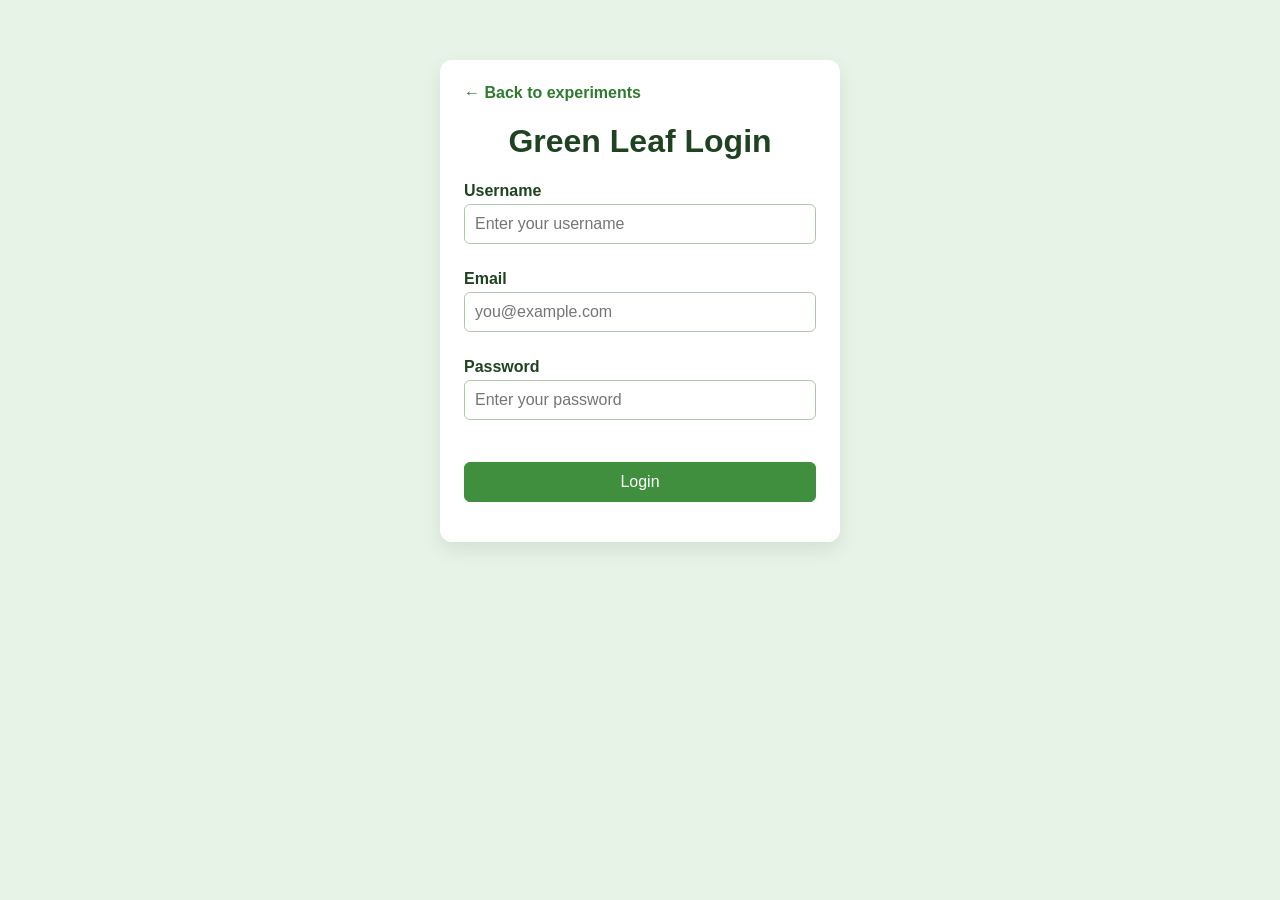
<file: experiment/exp5.html>
<!DOCTYPE html>
<html lang="en">
<head>
    <meta charset="UTF-8">
    <meta name="viewport" content="width=device-width, initial-scale=1.0">
    <title>Login | Green Leaf Nursery</title>
    <style>
        * {
            box-sizing: border-box;
        }

        body {
            margin: 0;
            font-family: Arial, sans-serif;
            background-color: #e6f3e6;
            color: #1f4221;
        }

        main {
            width: min(400px, calc(100% - 32px));
            margin: 60px auto;
            padding: 24px;
            background: white;
            border-radius: 12px;
            box-shadow: 0 8px 20px rgba(0, 0, 0, 0.08);
        }

        a {
            color: #2f7b2f;
            text-decoration: none;
            font-weight: bold;
        }

        h1 {
            text-align: center;
        }

        label {
            font-weight: bold;
        }

        input,
        button {
            width: 100%;
            padding: 10px;
            margin-top: 4px;
            border: 1px solid #aac9aa;
            border-radius: 6px;
            font: inherit;
        }

        button {
            margin-top: 16px;
            background-color: #3f8f3f;
            border-color: #3f8f3f;
            color: white;
            cursor: pointer;
        }

        button:hover {
            background-color: #367b36;
        }

        .error {
            display: block;
            min-height: 18px;
            margin-bottom: 8px;
            color: #c0392b;
            font-size: 0.85rem;
        }

        #message {
            text-align: center;
            font-weight: bold;
        }

        @media (max-width: 560px) {
            main {
                margin: 20px auto;
                padding: 20px;
            }
        }
    </style>
</head>
<body>
    <main>
        <a href="../index.html">← Back to experiments</a>

        <h1>Green Leaf Login</h1>

        <form id="login-form" novalidate>
            <label for="username">Username</label>
            <input type="text" id="username" placeholder="Enter your username">
            <span class="error" id="username-error"></span>

            <label for="email">Email</label>
            <input type="text" id="email" placeholder="you@example.com">
            <span class="error" id="email-error"></span>

            <label for="password">Password</label>
            <input type="password" id="password" placeholder="Enter your password">
            <span class="error" id="password-error"></span>

            <button type="submit">Login</button>
        </form>

        <p id="message"></p>
    </main>

    <script>
        var form = document.getElementById("login-form");

        form.addEventListener("submit", function (event) {
            event.preventDefault();

            var username = document.getElementById("username").value.trim();
            var email = document.getElementById("email").value.trim();
            var password = document.getElementById("password").value;
            var valid = true;

            document.getElementById("username-error").textContent = "";
            document.getElementById("email-error").textContent = "";
            document.getElementById("password-error").textContent = "";
            document.getElementById("message").textContent = "";

            // Username: required, at least 3 characters
            if (username === "") {
                document.getElementById("username-error").textContent = "Username is required.";
                valid = false;
            } else if (username.length < 3) {
                document.getElementById("username-error").textContent = "Username must be at least 3 characters.";
                valid = false;
            }

            // Email: required, must match a simple pattern
            var emailPattern = /^[^\s@]+@[^\s@]+\.[^\s@]+$/;
            if (email === "") {
                document.getElementById("email-error").textContent = "Email is required.";
                valid = false;
            } else if (!emailPattern.test(email)) {
                document.getElementById("email-error").textContent = "Enter a valid email address.";
                valid = false;
            }

            // Password: required, at least 6 characters
            if (password === "") {
                document.getElementById("password-error").textContent = "Password is required.";
                valid = false;
            } else if (password.length < 6) {
                document.getElementById("password-error").textContent = "Password must be at least 6 characters.";
                valid = false;
            }

            if (valid) {
                var message = document.getElementById("message");
                message.style.color = "#2f7b2f";
                message.textContent = "Login successful! Welcome, " + username + ".";
                form.reset();
            }
        });
    </script>
</body>
</html>
</file>
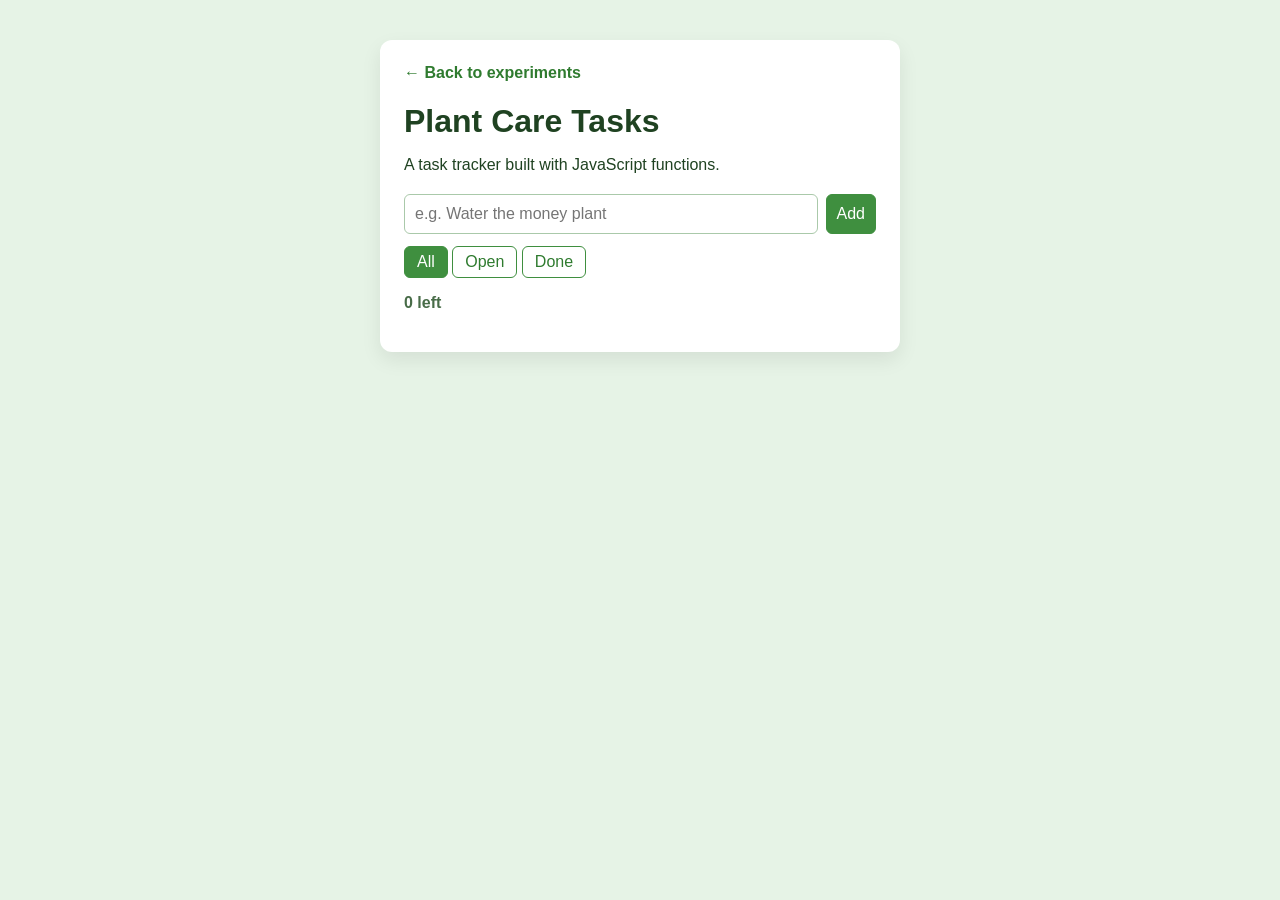
<file: experiment/exp6.html>
<!DOCTYPE html>
<html lang="en">
<head>
    <meta charset="UTF-8">
    <meta name="viewport" content="width=device-width, initial-scale=1.0">
    <title>Plant Care Tasks | Green Leaf Nursery</title>
    <style>
        * {
            box-sizing: border-box;
        }

        body {
            margin: 0;
            font-family: Arial, sans-serif;
            background-color: #e6f3e6;
            color: #1f4221;
        }

        main {
            width: min(520px, calc(100% - 32px));
            margin: 40px auto;
            padding: 24px;
            background: white;
            border-radius: 12px;
            box-shadow: 0 8px 20px rgba(0, 0, 0, 0.08);
        }

        a {
            color: #2f7b2f;
            text-decoration: none;
            font-weight: bold;
        }

        h1 {
            margin-bottom: 4px;
        }

        #taskForm {
            display: flex;
            gap: 8px;
            margin: 20px 0 12px;
        }

        input,
        button {
            padding: 10px;
            border: 1px solid #aac9aa;
            border-radius: 6px;
            font: inherit;
        }

        #taskInput {
            flex: 1;
        }

        button {
            background-color: #3f8f3f;
            border-color: #3f8f3f;
            color: white;
            cursor: pointer;
        }

        button:hover {
            background-color: #367b36;
        }

        .filters button {
            padding: 6px 12px;
            background-color: white;
            color: #2f7b2f;
        }

        .filters button.active {
            background-color: #3f8f3f;
            color: white;
        }

        #taskList {
            list-style: none;
            padding: 0;
        }

        #taskList li {
            display: flex;
            align-items: center;
            gap: 10px;
            padding: 10px;
            border-bottom: 1px solid #d7efcf;
        }

        #taskList li span {
            flex: 1;
        }

        #taskList li.done span {
            color: #8aa38a;
            text-decoration: line-through;
        }

        #taskList input[type="checkbox"] {
            accent-color: #3f8f3f;
        }

        .edit-btn {
            padding: 4px 10px;
        }

        .delete-btn {
            padding: 4px 10px;
            background-color: #c0392b;
            border-color: #c0392b;
        }

        .delete-btn:hover {
            background-color: #a93226;
        }

        #counter {
            color: #486c48;
            font-weight: bold;
        }

        @media (max-width: 560px) {
            main {
                margin: 10px auto;
                padding: 20px;
            }
        }
    </style>
</head>
<body>
    <main>
        <a href="../index.html">← Back to experiments</a>

        <h1>Plant Care Tasks</h1>
        <p>A task tracker built with JavaScript functions.</p>

        <form id="taskForm">
            <input id="taskInput" type="text" placeholder="e.g. Water the money plant">
            <button type="submit">Add</button>
        </form>

        <div class="filters">
            <button type="button" data-filter="all" class="active">All</button>
            <button type="button" data-filter="open">Open</button>
            <button type="button" data-filter="done">Done</button>
        </div>

        <ul id="taskList"></ul>
        <p id="counter"></p>
    </main>

    <script>
        // State
        let tasks = JSON.parse(localStorage.getItem("tasks")) || [];
        let filter = "all";

        const form = document.getElementById("taskForm");
        const input = document.getElementById("taskInput");
        const list = document.getElementById("taskList");
        const counter = document.getElementById("counter");

        // Create a new task object
        function createTask(text) {
            return {
                id: Date.now(),
                text: text,
                done: false
            };
        }

        // Functions that change the tasks
        function addTask(text) {
            tasks.push(createTask(text));
            saveAndRender();
        }

        function toggleTask(id) {
            tasks = tasks.map(t =>
                t.id === id ? { ...t, done: !t.done } : t);
            saveAndRender();
        }

        function deleteTask(id) {
            tasks = tasks.filter(t => t.id !== id);
            saveAndRender();
        }

        function editTask(id, text) {
            tasks = tasks.map(t =>
                t.id === id ? { ...t, text: text } : t);
            saveAndRender();
        }

        // Shared helper: save, then redraw
        function saveAndRender() {
            localStorage.setItem("tasks", JSON.stringify(tasks));
            renderTasks();
        }

        // Functions that draw the screen
        const isOpen = t => !t.done;

        function getVisible() {
            if (filter === "open") return tasks.filter(isOpen);
            if (filter === "done") return tasks.filter(t => t.done);
            return tasks;
        }

        function taskItem(t) {
            const li = document.createElement("li");
            if (t.done) li.className = "done";

            const checkbox = document.createElement("input");
            checkbox.type = "checkbox";
            checkbox.checked = t.done;
            checkbox.addEventListener("change", () => toggleTask(t.id));

            const span = document.createElement("span");
            span.textContent = t.text;

            const edit = document.createElement("button");
            edit.className = "edit-btn";
            edit.textContent = "Edit";
            edit.addEventListener("click", () => handleEdit(t));

            const del = document.createElement("button");
            del.className = "delete-btn";
            del.textContent = "Delete";
            del.addEventListener("click", () => deleteTask(t.id));

            li.append(checkbox, span, edit, del);
            return li;
        }

        function countOpen() {
            return tasks.filter(isOpen).length;
        }

        function renderTasks() {
            list.innerHTML = "";
            getVisible().forEach(t => {
                list.appendChild(taskItem(t));
            });
            counter.textContent = countOpen() + " left";
        }

        // Connect the page to the functions
        function handleSubmit(event) {
            event.preventDefault();
            const text = input.value.trim();
            if (text !== "") {
                addTask(text);
            }
            input.value = "";
        }

        function handleEdit(t) {
            const newText = prompt("Edit task:", t.text);
            if (newText !== null && newText.trim() !== "") {
                editTask(t.id, newText.trim());
            }
        }

        function handleFilter(event) {
            filter = event.target.dataset.filter;
            document.querySelectorAll(".filters button").forEach(b => {
                b.classList.toggle("active", b === event.target);
            });
            renderTasks();
        }

        form.addEventListener("submit", handleSubmit);
        document.querySelectorAll(".filters button").forEach(b => {
            b.addEventListener("click", handleFilter);
        });

        // Start with a render
        renderTasks();
    </script>
</body>
</html>
</file>
